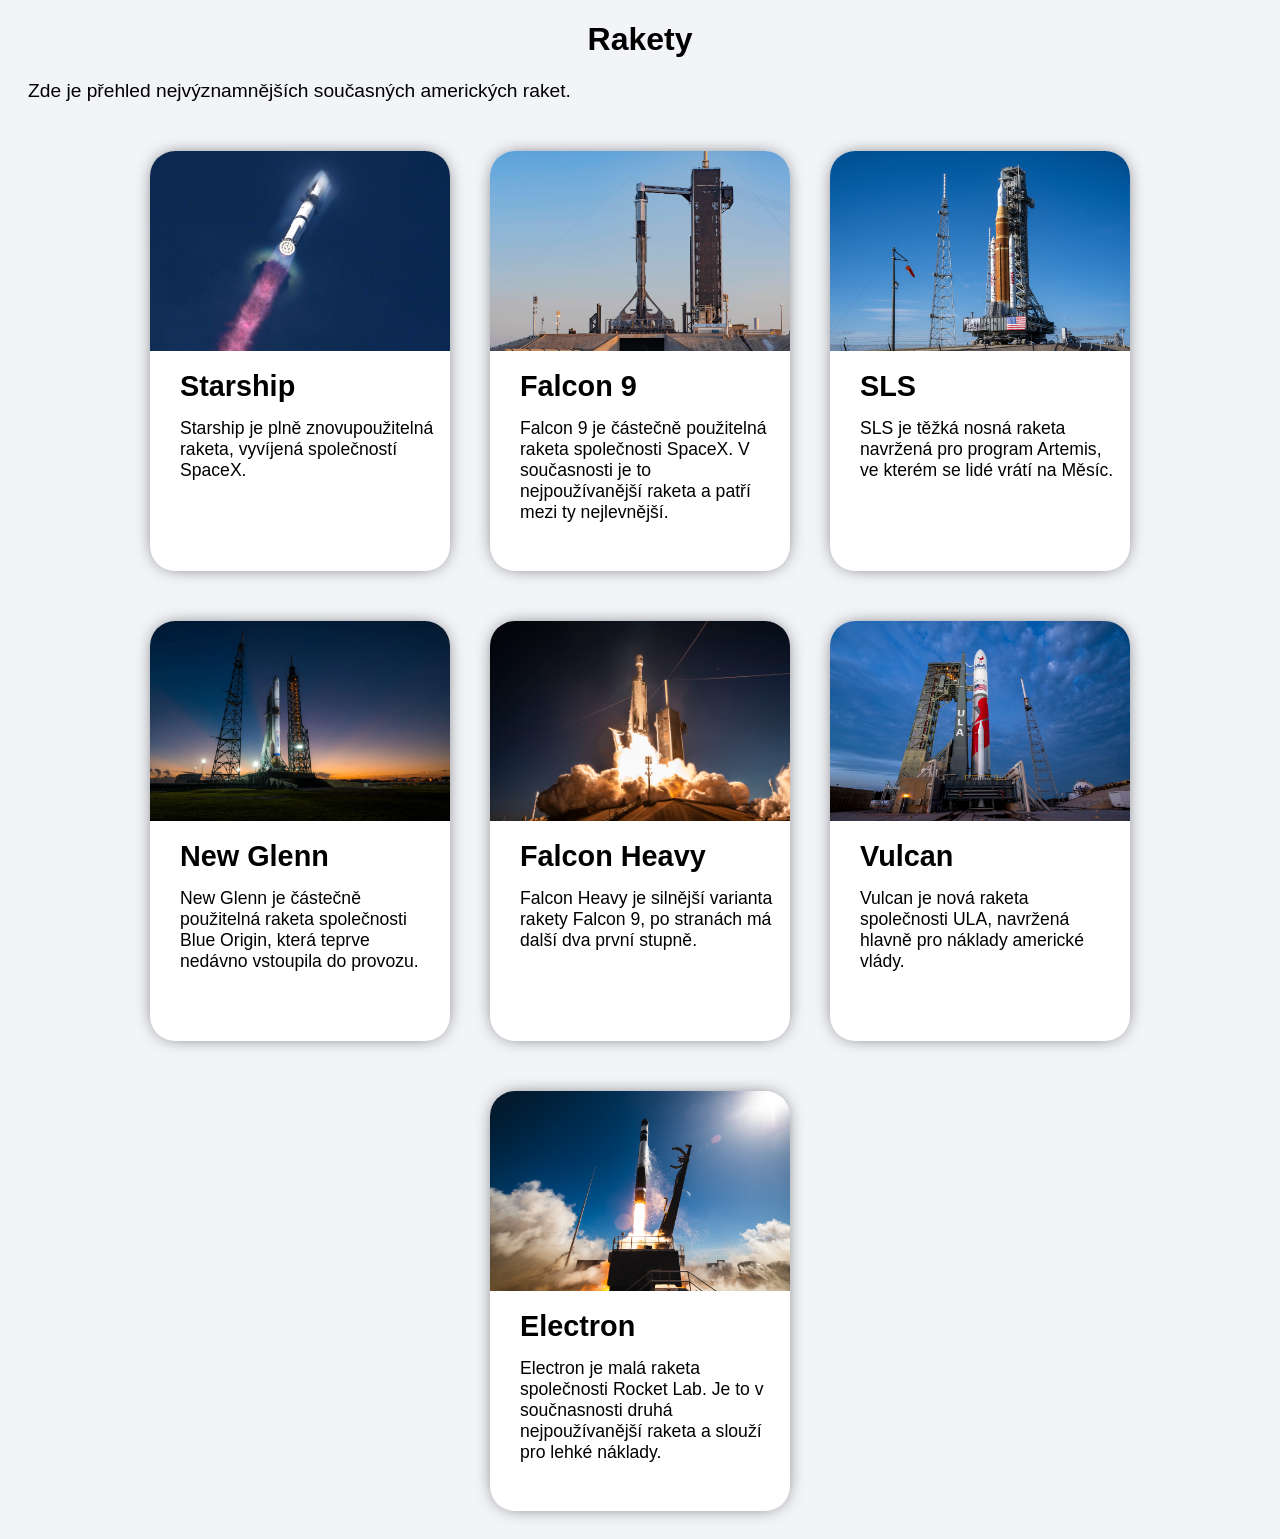
<file: index.html>
<!DOCTYPE html>
<html lang="en">
<head>
    <meta charset="UTF-8">
    <meta name="viewport" content="width=device-width, initial-scale=1.0">
    <link rel="stylesheet" href="style.css">
    <link href="https://fonts.googleapis.com/css2?family=Inter:wght@400;600&family=Playfair+Display:wght@600&display=swap" rel="stylesheet">
    <title>Karta</title>
</head>
<body>
<h1>Rakety</h1>
<p class="a">Zde je přehled  nejvýznamnějších současných amerických raket.</p>
<div class="flex">
    <a class="karta" href="https://www.spacex.com/vehicles/starship">
        <div class="karta">
            <img src="starship.jpg">
            <h1>Starship</h1>
            <p>Starship je plně znovupoužitelná raketa, vyvíjená společností SpaceX.</p>
        </div>
    </a>
    <a class="karta" href="https://www.spacex.com/vehicles/falcon-9">
        <div class="karta">
            <img src="falcon9.jpg">
            <h1>Falcon 9</h1>
            <p>Falcon 9 je částečně použitelná raketa společnosti SpaceX. V současnosti je to nejpoužívanější raketa a patří mezi ty nejlevnější.</p>
        </div>
    </a>
    <a class="karta" href="https://www.nasa.gov/humans-in-space/space-launch-system/">
        <div class="karta">
            <img src="sls.jpg">
            <h1>SLS</h1>
            <p>SLS je těžká nosná raketa navržená pro program Artemis, ve kterém se lidé vrátí na Měsíc.</p>
        </div>
    </a>
    <a class="karta" href="https://www.blueorigin.com/new-glenn">
        <div class="karta">
            <img src="newglenn.webp">
            <h1>New Glenn</h1>
            <p>New Glenn je částečně použitelná raketa společnosti Blue Origin, která teprve nedávno vstoupila do provozu.</p>
        </div>
    </a>
    <a class="karta" href="https://www.spacex.com/vehicles/falcon-heavy">
        <div class="karta">
            <img src="falconheavy.jpg">
            <h1>Falcon Heavy</h1>
            <p>Falcon Heavy je silnější varianta rakety Falcon 9, po stranách má další dva první stupně.</p>
        </div>
    </a>
    <a class="karta" href="https://www.ulalaunch.com/rockets/vulcan-centaur">
        <div class="karta">
            <img src="vulcan.jpg">
            <h1>Vulcan</h1>
            <p>Vulcan je nová raketa společnosti ULA, navržená hlavně pro náklady americké vlády.</p>
        </div>
    </a>
    <a class="karta" href="https://rocketlabcorp.com/launch/electron/">
        <div class="karta">
            <img src="electron.jpg">
            <h1>Electron</h1>
            <p>Electron je malá raketa společnosti Rocket Lab. Je to v součnasnosti druhá nejpoužívanější raketa a slouží pro lehké náklady.</p>
        </div>
    </a>
</div>
</body>
</html>
</file>
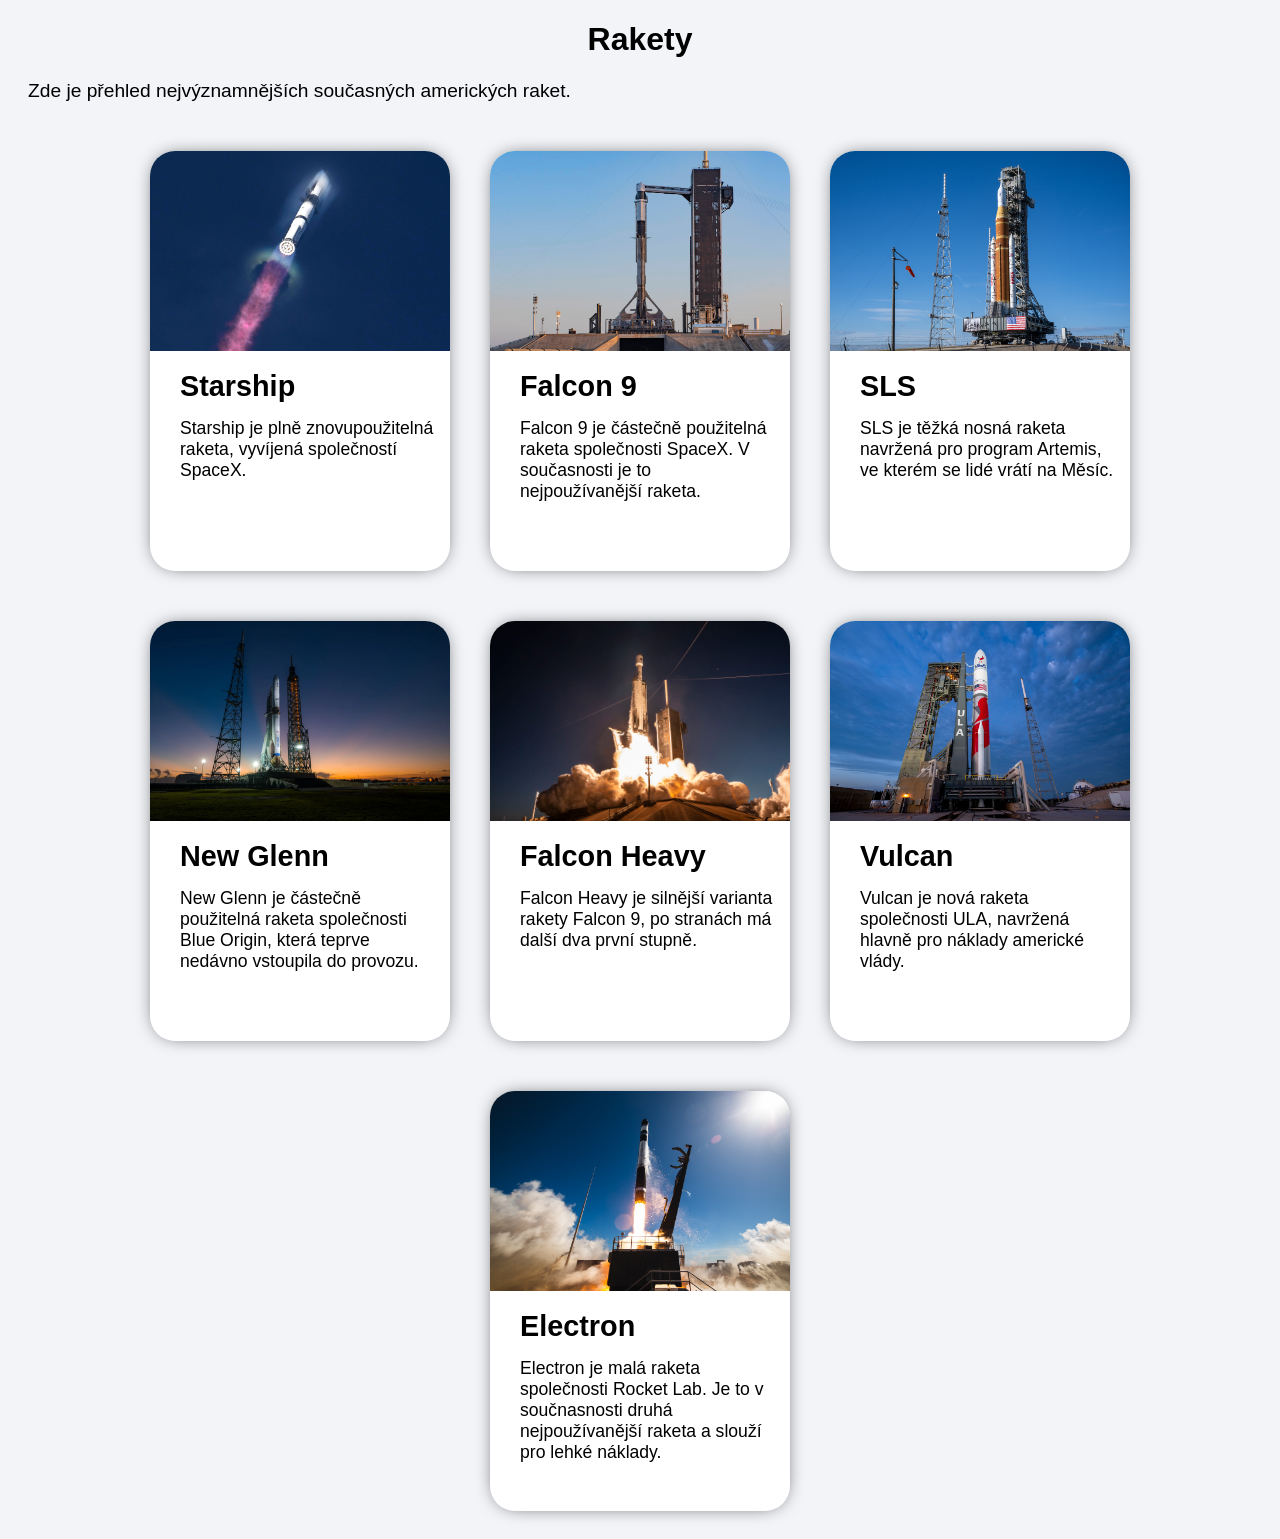
<file: karta.html>
<!DOCTYPE html>
<html lang="en">
<head>
    <meta charset="UTF-8">
    <meta name="viewport" content="width=device-width, initial-scale=1.0">
    <link rel="stylesheet" href="style.css">
    <link href="https://fonts.googleapis.com/css2?family=Inter:wght@400;600&family=Playfair+Display:wght@600&display=swap" rel="stylesheet">
    <title>Karta</title>
</head>
<body>
<h1>Rakety</h1>
<p class="a">Zde je přehled  nejvýznamnějších současných amerických raket.</p>
<div class="flex">
    <a class="karta" href="https://www.spacex.com/vehicles/starship">
        <div class="karta">
            <img src="starship.jpg">
            <h1>Starship</h1>
            <p>Starship je plně znovupoužitelná raketa, vyvíjená společností SpaceX.</p>
        </div>
    </a>
    <a class="karta" href="https://www.spacex.com/vehicles/falcon-9">
        <div class="karta">
            <img src="falcon9.jpg">
            <h1>Falcon 9</h1>
            <p>Falcon 9 je částečně použitelná raketa společnosti SpaceX. V současnosti je to nejpoužívanější raketa.</p>
        </div>
    </a>
    <a class="karta" href="https://www.nasa.gov/humans-in-space/space-launch-system/">
        <div class="karta">
            <img src="sls.jpg">
            <h1>SLS</h1>
            <p>SLS je těžká nosná raketa navržená pro program Artemis, ve kterém se lidé vrátí na Měsíc.</p>
        </div>
    </a>
    <a class="karta" href="https://www.blueorigin.com/new-glenn">
        <div class="karta">
            <img src="newglenn.webp">
            <h1>New Glenn</h1>
            <p>New Glenn je částečně použitelná raketa společnosti Blue Origin, která teprve nedávno vstoupila do provozu.</p>
        </div>
    </a>
    <a class="karta" href="https://www.spacex.com/vehicles/falcon-heavy">
        <div class="karta">
            <img src="falconheavy.jpg">
            <h1>Falcon Heavy</h1>
            <p>Falcon Heavy je silnější varianta rakety Falcon 9, po stranách má další dva první stupně.</p>
        </div>
    </a>
    <a class="karta" href="https://www.ulalaunch.com/rockets/vulcan-centaur">
        <div class="karta">
            <img src="vulcan.jpg">
            <h1>Vulcan</h1>
            <p>Vulcan je nová raketa společnosti ULA, navržená hlavně pro náklady americké vlády.</p>
        </div>
    </a>
    <a class="karta" href="https://rocketlabcorp.com/launch/electron/">
        <div class="karta">
            <img src="electron.jpg">
            <h1>Electron</h1>
            <p>Electron je malá raketa společnosti Rocket Lab. Je to v součnasnosti druhá nejpoužívanější raketa a slouží pro lehké náklady.</p>
        </div>
    </a>
</div>
</body>
</html>
</file>
<file: style.css>
* {
    box-sizing: border-box;
}

body {
    background-color: #f2f4f8;
}
h1 {
    text-align: center;
    font-family: "Lexend", sans-serif;
    font-weight: bold;
}
p.a {
    font-family: Arial, Helvetica, sans-serif;
    padding-left: 20px;
    font-size: 120%;
}

div.flex {
    display: flex;
    justify-content: center; 
    flex-wrap: wrap;
}


div.karta {
    background-color: white;
    width: 300px;
    height: 420px;
    border-radius: 25px;
    box-shadow: 0 0 20px -8px;
    margin: 20px;
    margin-top: 30px;
}
a.karta {
    color: black;
    text-decoration: none;
}

div.karta img {
    width: 300px;
    height: 200px;
    object-fit: cover;
    border-top-left-radius: 25px;
    border-top-right-radius: 25px;
}

div.karta button:hover {
    background-color: #26496d;
}
div.karta h1 {
    margin: 15px;
    padding-left: 15px;
    font-family: Arial, Helvetica, sans-serif;
    font-weight: 600;
    font-size: 180%;
    text-align: left;
}

div.karta p {
    font-family: "Lexend", sans-serif;
    font-size: 110%;
    margin: 15px;
    margin-bottom: 0px;
    padding-left: 15px;
    height: 110px;
}
</file>
